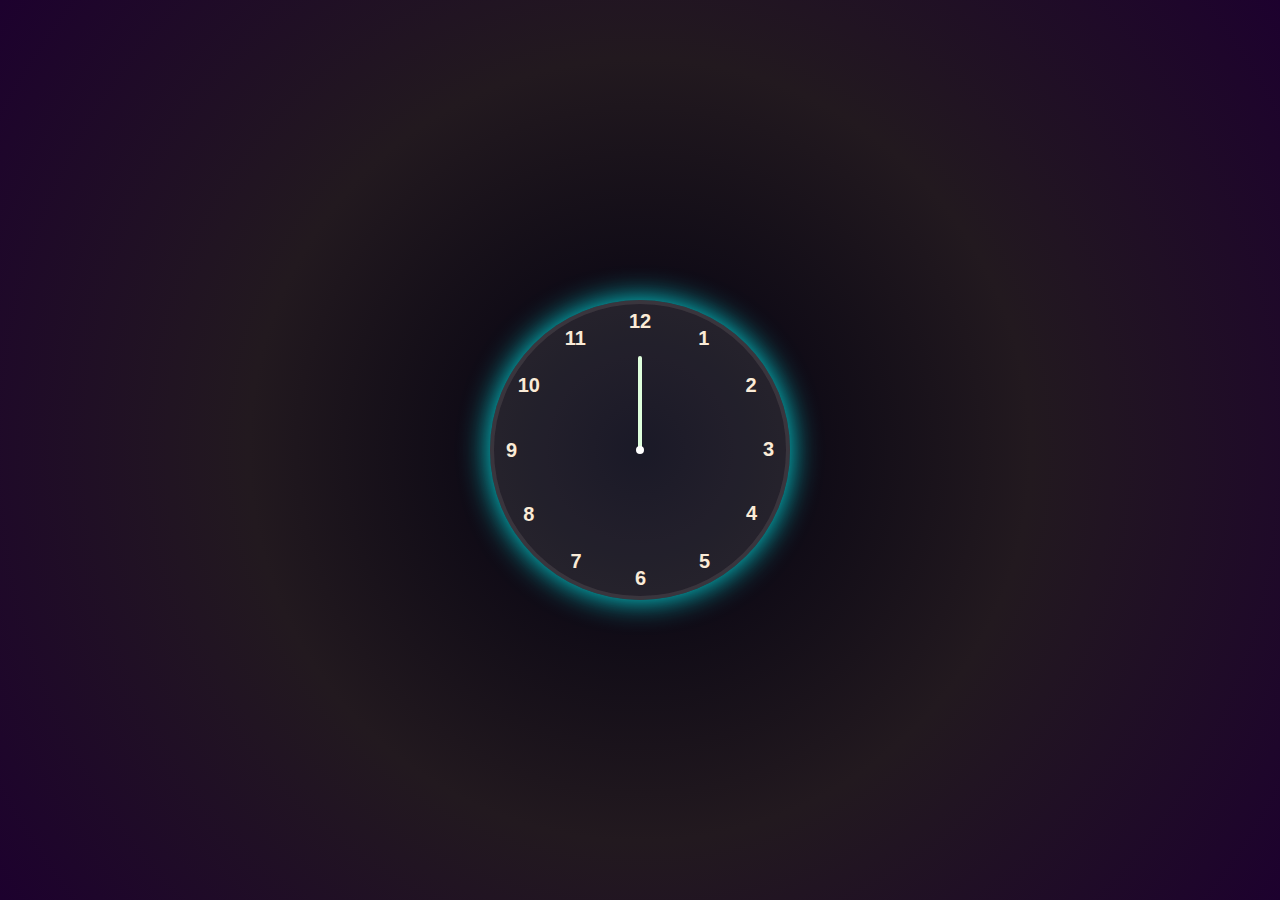
<file: Analog Clock/index.html>
<!DOCTYPE html>
<html lang="en">
<head>
    <meta charset="UTF-8">
    <meta name="viewport" content="width=device-width, initial-scale=1.0">
    <title>Analog Clock</title>
    <link rel="stylesheet" href="style.css">
</head>
<body>
    <div class="container">
        <div class="clock">
            <div style="--clr: #ff3d58; --h: 74px" id="hour" class="hand">
                <i></i>
            </div>
            <div style="--clr: #00a6ff; --h: 84px" id="min" class="hand">
                <i></i>
            </div>
            <div style="--clr: #dfffdd; --h: 94px" id="sec" class="hand">
                <i></i>
            </div>
            <span style="--i:1"><b>1</b></span>
            <span style="--i:2"><b>2</b></span>
            <span style="--i:3"><b>3</b></span>
            <span style="--i:4"><b>4</b></span>
            <span style="--i:5"><b>5</b></span>
            <span style="--i:6"><b>6</b></span>
            <span style="--i:7"><b>7</b></span>
            <span style="--i:8"><b>8</b></span>
            <span style="--i:9"><b>9</b></span>
            <span style="--i:10"><b>10</b></span>
            <span style="--i:11"><b>11</b></span>
            <span style="--i:12"><b>12</b></span>
        </div>
    </div>

<script src="script.js"></script>
</body>
</html>
</file>
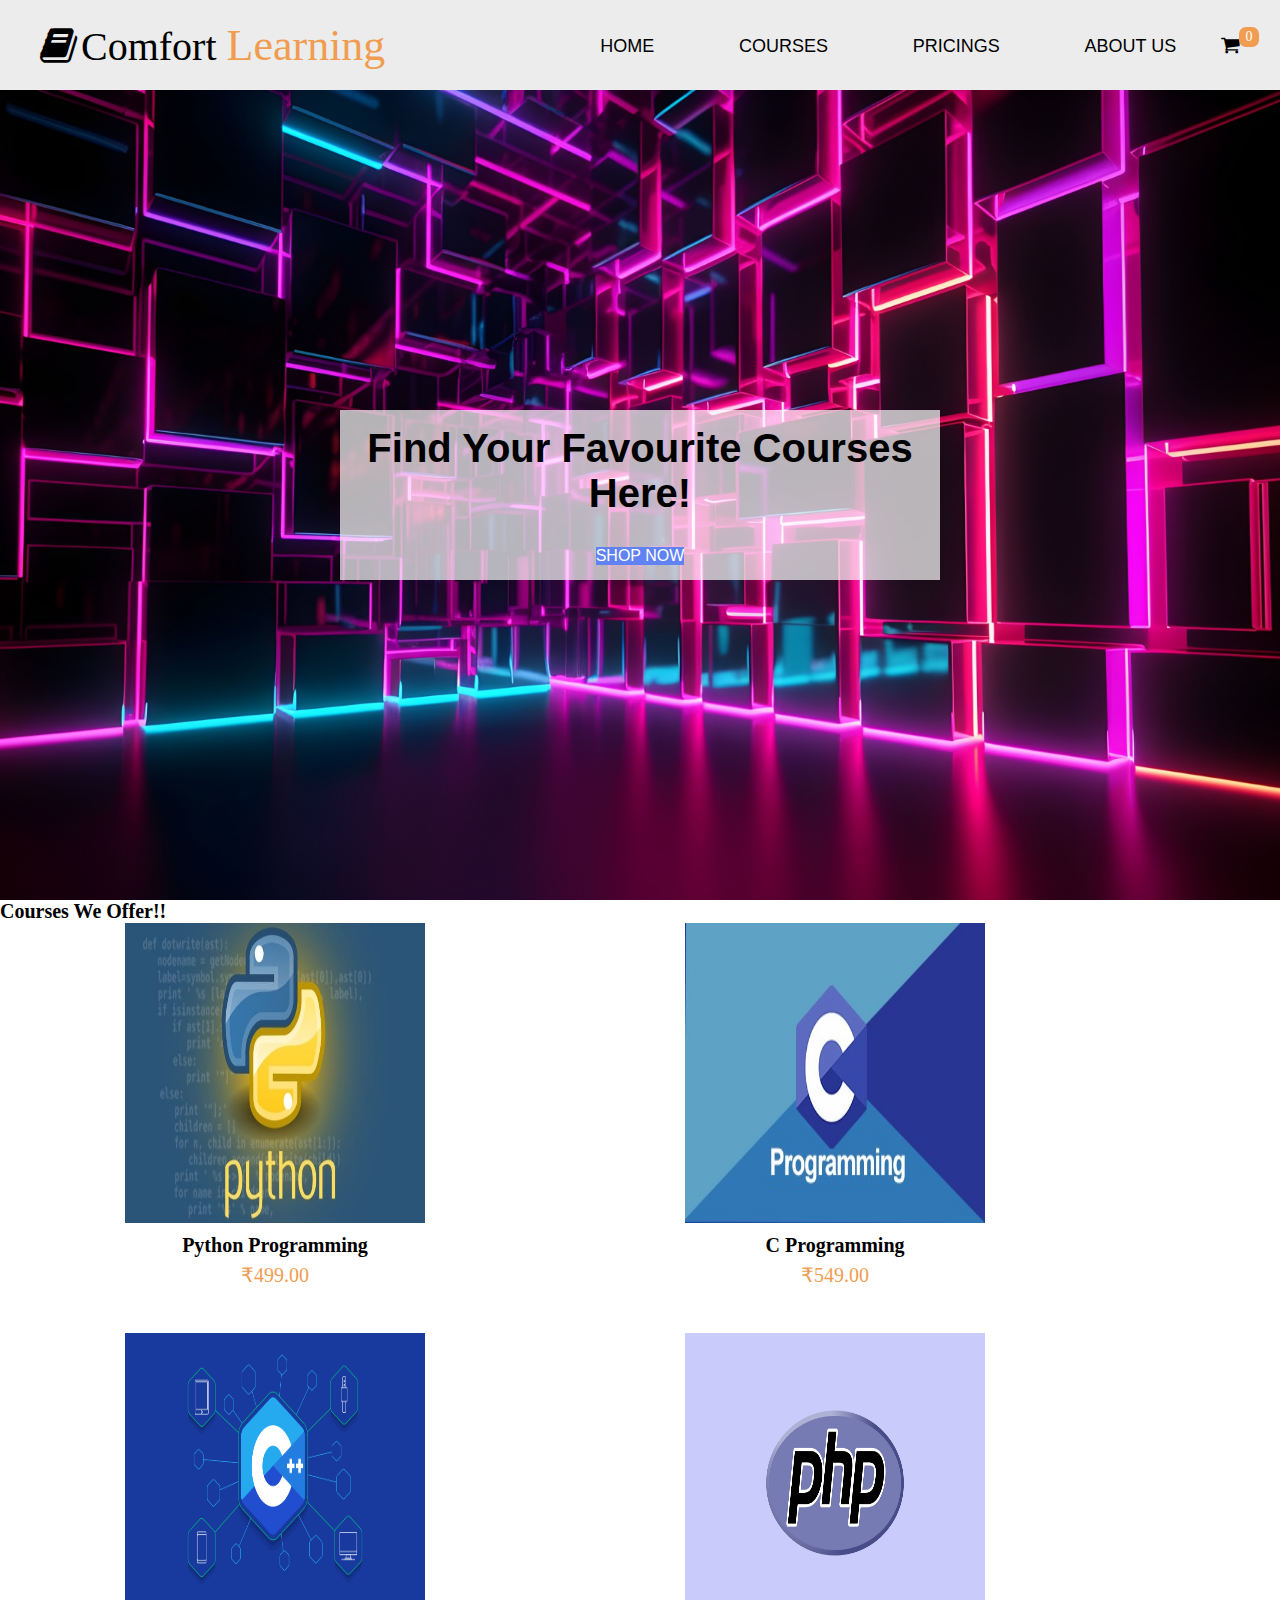
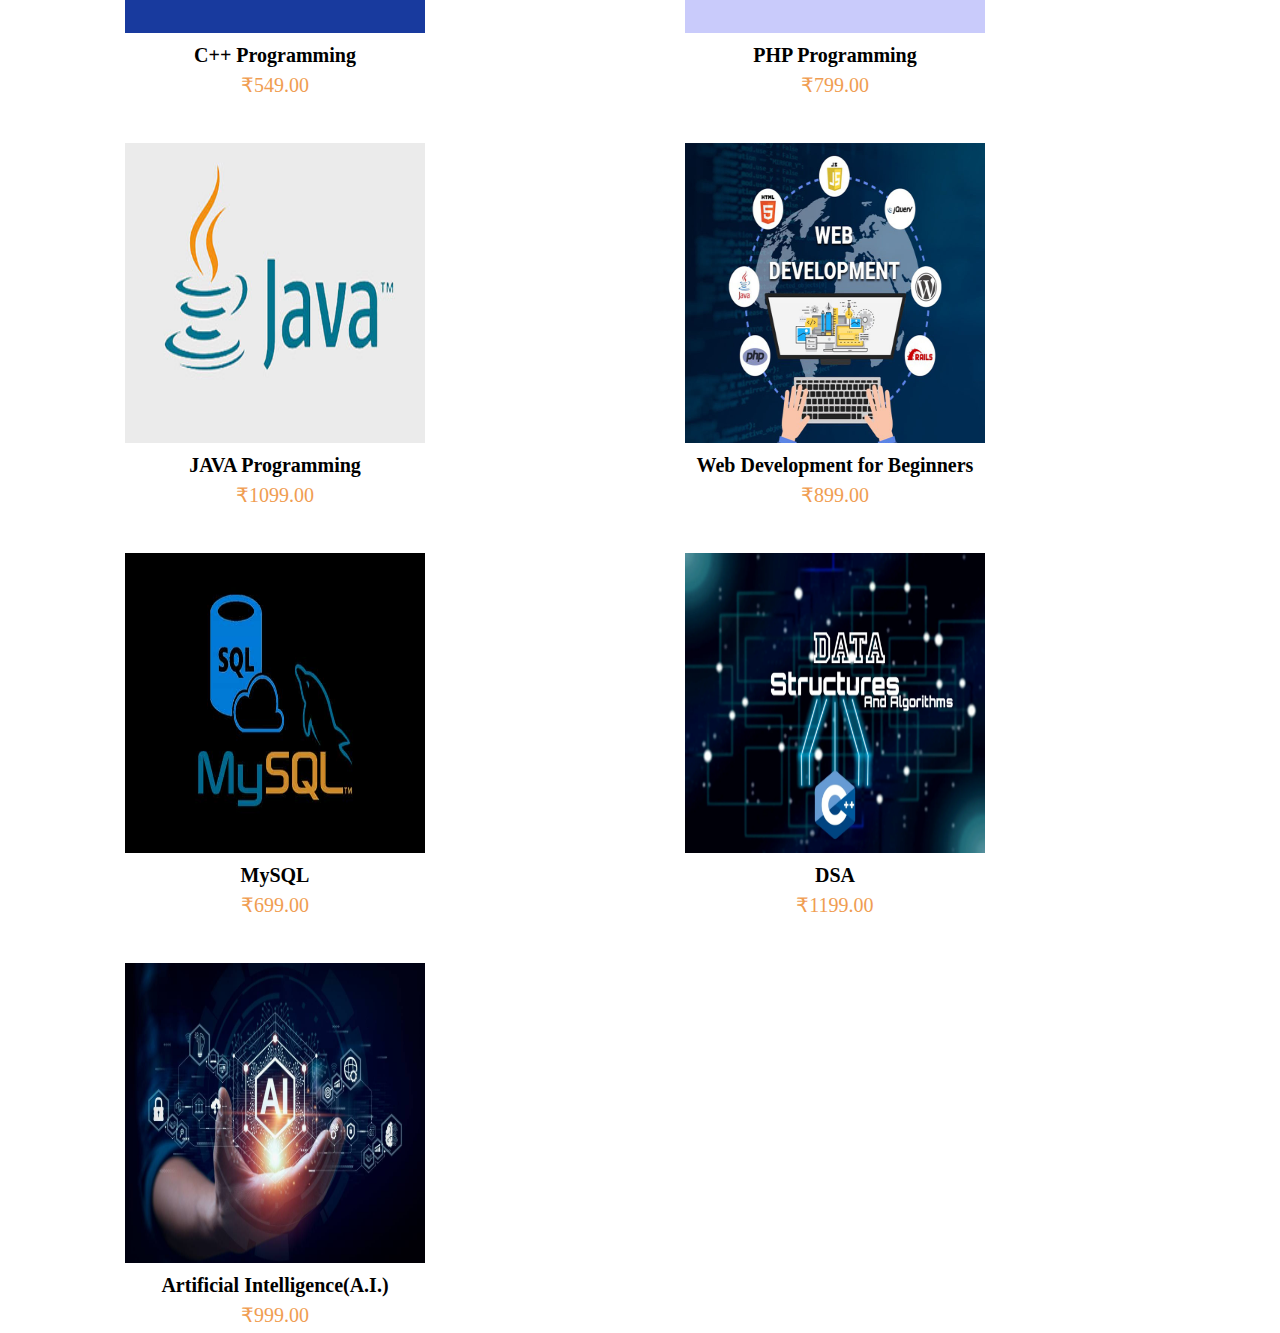
<file: E-Commerce/index.html>
<!DOCTYPE html>
<html lang="en">
<head>
    <meta charset="UTF-8">
    <meta name="viewport" content="width=device-width, initial-scale=1.0">
    <title>E-Commerce Website</title>
    <link rel="stylesheet" href="style.css">
    <link rel="stylesheet" href="https://cdnjs.cloudflare.com/ajax/libs/font-awesome/4.7.0/css/font-awesome.min.css">
</head>
<body>
    <nav class="navbar">
        <div class="burger">
            <div class="layer1"></div>
            <div class="layer2"></div>
            <div class="layer3"></div>
        </div>
        <div class="logo">
            <span class="logo-text"><i class="fa fa-book" style="margin-right: 0.1em;"></i>Comfort <span style="color: #f09d51; font-size: 1.1em;">Learning</span></span>
        </div>

        <div class="menubar">
            <ul class="list">
                <li class="list-items"><a href="#">HOME</a></li>
                <li class="list-items"><a href="#">COURSES</a></li>
                <li class="list-items"><a href="#">PRICINGS</a></li>
                <li class="list-items"><a href="#">ABOUT US</a></li>
            </ul>
        </div>

        <div class="cart">
            <i class="fa fa-shopping-cart fa-1x"></i>
            <div class="number-of-items"><span class="noi">0</span></div>
        </div>
    </nav>

    <section class="section1">
        <div class="banner">
            <h1>Find Your Favourite Courses Here!</h1>
            <a href="#products">SHOP NOW</a>
        </div>
    </section>
    
    <section class="section2" id="products">
        <div class="title">
            <h1>Courses We Offer!!</h1>
        </div>
        <div class="product" id="product-list">
            <!-- Products will be dynamically inserted here -->
        </div>
    </section>

    <div class="cart-sidebar">
        <div class="cart">
            <span class="close-cart">
                <i class="fa fa-times"></i>
            </span>
            <h2>Your Cart</h2>
            <div class="cart-content"></div>
        </div>
        <div class="total-sum">
            <h1>Your Total: ₹ <span class="total-amount">0</span></h1>
        </div>
        <div class="clear-cart">
            <button class="btn clear-cart btn">Proceed</button>
        </div>
        <div class="clear-cart">
            <button class="btn clear-cart-btn">Clear Cart</button>
        </div>
    </div>

    <div class="menu-sidebar">
        <div class="close-menu">
            <i class="fa fa-times"></i>
        </div>
        <div class="menu-menubar">
            <ul class="menu-list">
                <li class="menu-list-items"><a href="#">Home</a></li>
                <li class="menu-list-items"><a href="#">Categories</a></li>
                <li class="menu-list-items"><a href="#">Pricing</a></li>
                <li class="menu-list-items"><a href="#">About Us</a></li>
            </ul>
        </div>
    </div>
    
    <script src="app.js"></script>
</body>
</html>
</file>
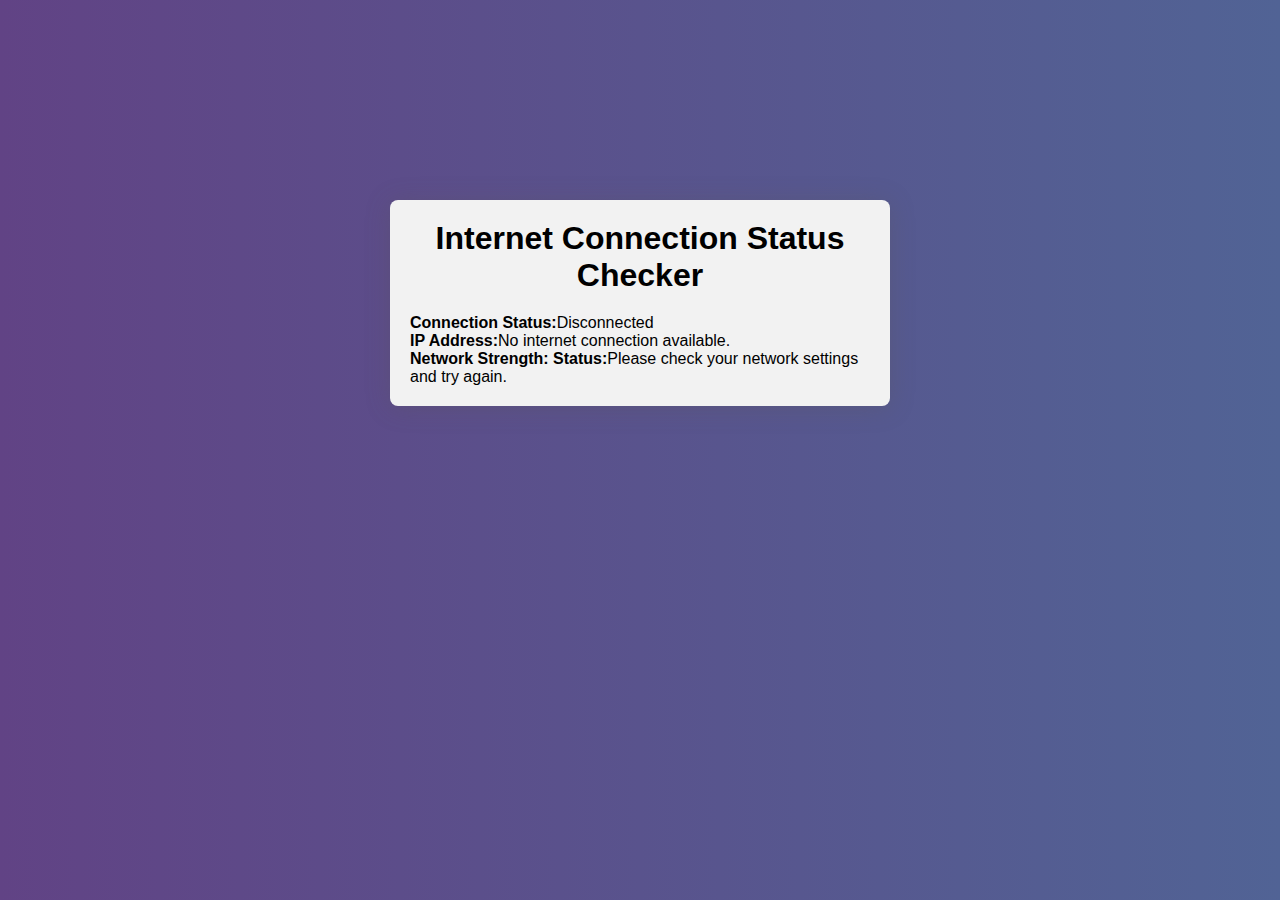
<file: Internet Status Checker/index.html>
<!DOCTYPE html>
<html lang="en">
<head>
    <meta charset="UTF-8">
    <meta name="viewport" content="width=device-width, initial-scale=1.0">
    <title>Internet Status Checker</title>
    <link rel="stylesheet" href="style.css">
</head>
<body>
    <div class="container">
        <h1>Internet Connection Status Checker</h1>
        <div class="Status">
            <p><strong>Connection Status:</strong><span id="statustxt">Checking...</span></p>
        </div>
        <div class="Status">
            <p><strong>IP Address:</strong><span id="iptxt">-</span></p>
        </div>
        <div class="Status">
            <p><strong>Network Strength: Status:</strong><span id="networktxt">-</span></p>
        </div>
    </div>
    <script src="script.js"></script>
</body>
</html>
</file>
<file: Analog Clock/style.css>
*{
    padding: 0;
    margin: 0;
    box-sizing: border-box;
    color: antiquewhite;
}

body{
    display: flex;
    justify-content: center;
    align-items: center;
    min-height: 100vh;
    background: radial-gradient(circle, #01000f,#22191f,#1d012e);
    font-family: 'Segoe UI', Tahoma, Geneva, Verdana, sans-serif;
}

.container{
    position: relative;
}

.clock{
    width: 300px;
    height: 300px;
    border-radius: 50%;
    background-color: rgba(255,255,255,0.1);
    border: 4px solid rgba(121, 112, 112, 0.25);
    box-shadow: 0px 0px 30px rgba(0,255,255,0.9);
    display: flex;
    justify-content: center;
    align-items: center;
}

.clock span{
    position: absolute;
    transform: rotate(calc(30deg * var(--i)));
    inset: 10px;
    text-align: center;

}

.clock span b{
    transform: rotate(calc(-30deg * var(--i)));
    display: inline-block;
    font-size: 20px;
}

.clock::before{
    content: '';
    position: absolute;
    width: 8px;
    height: 8px;
    border-radius: 50%;
    background-color: #fff;
    z-index: 2;
}

.hand{
    position: absolute;
    display: flex;
    justify-content: center;
    align-items: flex-end;
}

.hand i{
    position: absolute;
    background-color: var(--clr);
    width: 4px;
    height: var(--h);
    border-radius: 8px;
}
</file>
<file: E-Commerce/style.css>
*{
    margin: 0;
    padding: 0;
    box-sizing: border-box;
    font-size: 20px;
}

html{
    scroll-behavior: smooth;
}

a{
    text-decoration: none;
}

ul{
    list-style: none;
}

.navbar{
    display: flex;
    justify-content: space-between;
    align-items: center;
    height: 10vh;
    background-color: #ececec;
}

.logo{
    padding-left: 2em;
}

.logo-text{
    font-size: 2em;
}

.menubar{
    width: 45%;
    margin-left: 8.5em;
}

.list{
    display: flex;
    justify-content: space-between;
}

.list-items a{
    color: black;
    font-family: sans-serif;
    font-size: 0.9em;
    transition: 0.4s;
}

.list-items a:hover{
    color: black;
}

.cart{
    padding-right: 2em;
    position: relative;
}

.cart .number-of-items{
    display: flex;
    cursor: pointer;
    justify-content: center;
    align-items: center;
    color: white;
    position: absolute;
    left: 18px;
    top: -7px;
    background: #f09d51;
    height: 20px;
    width: 20px;
    border-radius: 7px;
}
.number-of-items .noi{
    font-size: 0.7em;
}
.fa-shopping-cart{
    font-size: 1.5em;
    cursor: pointer;
}
.burger{
    height: 28px;
    width: 32px;
    display: none;
}
.layer1,.layer2,.layer3{
    background: black;
    height: 4px;
    margin-top: 4px;
    width: 100%;
    border-radius: 10px;
}

.section1{
    height: calc(100vh - 10vh);
    width: 100%;
    background: url("./Assets/neon-background-3840x2160-12508.jpg") center center/cover;
    top: 0;
    left: 0;
    z-index: -1;
}
.section1 .banner{
    height: 170px;
    width: 600px;
    background: rgba(255, 255, 255, 0.7);
    position: relative;
    top: 50%;
    left: 50%;
    transform: translate(-50%, -50%);
    display: flex;
    justify-content: space-around;
    flex-direction: column;
    text-align: center;
    align-items: center;
    font-family: sans-serif;
    z-index: 8;
}

.banner h1{
    font-size: 2em;
}

.banner a{
    display: flex;
    justify-content: center;
    padding: 1em 2.5;
    font-size: 0.8em;
    color: white;
    background: #6082f3;
    transition: all 0.3s;
}
.banner a:hover{
    background: #132e80;
}

.section2.title{
    text-align: center;
}
.section2.title h1{
    font-size: 1.8em;
    margin: 1.3em;
}
.product{
    margin: 0 5em auto;
    max-width: 1300px;
    display: grid;
    grid-column-gap: 2em;
    grid-row-gap: 2em;
    grid-template-columns: repeat(auto-fit,minmax(350px,1fr));
}
.product-card{
    text-align: center;
    position: relative;
    max-width: 350px;
    overflow: hidden;
}
.product-card img{
    height: 300px;
    width: 300px;
    transition: 0.3s linear;
}
.product-name,.product-pricing{
    margin: 0.3em;
}
.product-pricing{
    color: #f09d51;
}
.add-to-cart{
    align-items: center;
    justify-content: center;
    color: white;
    padding: 0.2em 1em;
    height: 30px;
    background: #f09d51;
    position: absolute;
    right: 0;
    transform: translate(100%);
    bottom: 80px;
    transition: 0.3s linear;
    cursor: pointer;
}
.product-card:hover .add-to-cart{
    transform: translate(0%);
}
.product-card:hover img{
    opacity: 0.7;
}
.add-to-cart:hover{
    color: black;
}
/* menubar */
.menu-sidebar{
    display: none;
}

.cart-sidebar{
    background: #ececec;
    position: fixed;
    right: 0;
    top: 0;
    width: 450px;
    height: 100vh;
    z-index: 10;
    transition: all 0.3s linear;
    transform: translateX(100%);
    overflow: scroll;
}

.cart-sidebar .cart{
    padding: 0;
}
.cart .close-cart{
    font-size: 1.3em;
    padding: 1em;
    cursor: pointer;
}

.fa-times{
    margin-top: 0.5em;
}

.cart h2{
    text-align: center;
    width: 100%;
    margin-bottom: 1em;
    font-size: 1.1em;
    font-family: Verdana;
}
.cart-product .product-image img{
    width: 130px;
    height: 90px;
}
.cart-product-content{
    display: flex;
    flex-direction: column;
    justify-content: space-around;
    align-items: center;
    margin-left: 1em;
    height: 80px;
    cursor: pointer;
}

.plus-minus{
    display: flex;
    transform: rotate(0deg);
    color: #f09d51;
    font-size: 1.5em;
    cursor: pointer;
}

.total-sum{
    text-align: center;
    margin: 1em 0  0.5em 0;
}
.clear-cart{
    text-align: center;
}
.clear-cart .btn{
    background-color: #f09d51;
    color: white;
    border: 1px solid white;
    padding: 0.5em 1.7em;
    cursor: pointer;
    transition: 0.3s linear;
}
.clear-cart .btn:hover{
    border: 1px solid #f09d51;
    background: transparent;
    color: black;
}
.overlay{
    height: 100vh;
    position: fixed;
    top: 0;
    left: 0;
    z-index: 9;
    width: 100%;
    background-color: #f09d51;
    opacity: 0.3;
    transition: all 0.3s linear;
}

.none{
    display: none;
}

@media screen and (max-width: 768px){
    .logo{
        padding-left: 0;
    }
    .cart{
        padding-right: 2em;
    }
    .menubar{
        display: none;
    }
    .burger{
        margin-left: 2em;
        display: block;
    }
    .section1 .banner h1{
        font-size: 1.5em;
    }
    .banner a{
        font-size: 0.6em;
        padding: 1em 2em;
    }
    .section2 .title h1{
        font-size: 1.5em;
    }
    .menu-sidebar{
        display: block;
        position: fixed;
        left: 0;
        top: 0;
        width: 100%;
        height: 100vh;
        z-index: 11;
        background: #ececec;
        overflow: hidden;
        transform: translate(-100%);
        transition: 0.3s linear;
    }
    .menu-menubar{
        display: flex;
        height: 80%;
        justify-content: center;
    }
    .menu-list{
        height: 100%;
        display: flex;
        flex-direction: column;
        align-items: center;
        justify-content: space-around;
    }
    .menu-sidebar .close-menu{
        position: absolute;
        right: 30px;
        font-size: 1.4em;
    }
    .menu-list-items a{
        color: #f09d51;
    }
    .menu-list-items a:hover{
        color: #f09d51;
    }
}

@media screen and(max-width: 480px) {
    *{
        font-size: 16px;
    }
    .section1 .banner{
        width: 280px;
        height: 100px;
    }
    .section1 .banner h1{
        font-size: 1.2em;
    }
    .burger{
        margin-left: 1em;
        display: block;
        width: 30px;
    }
    .cart-sidebar{
        width: 100;
    }
    .product{
        margin: 0;
        display: flex;
        justify-content: center;
        align-items: center;
        flex-direction: column;
    }
}
</file>
<file: Internet Status Checker/style.css>
*{
    padding: 0;
    margin: 0;
    box-sizing: border-box;
}

body{
    font-family: Arial, sans-serif;
    background: linear-gradient(to right, #614385,#516395);
}

.container{
    max-width: 500px;
    margin: 200px auto;
    background-color: #f2f2f2;
    padding: 20px;
    border-radius: 8px;
    box-shadow: 0 2px 25px rgba(90, 87, 87, 0.3);
}

h1{
    text-align: center;
    margin-bottom: 20px;
}
</file>
